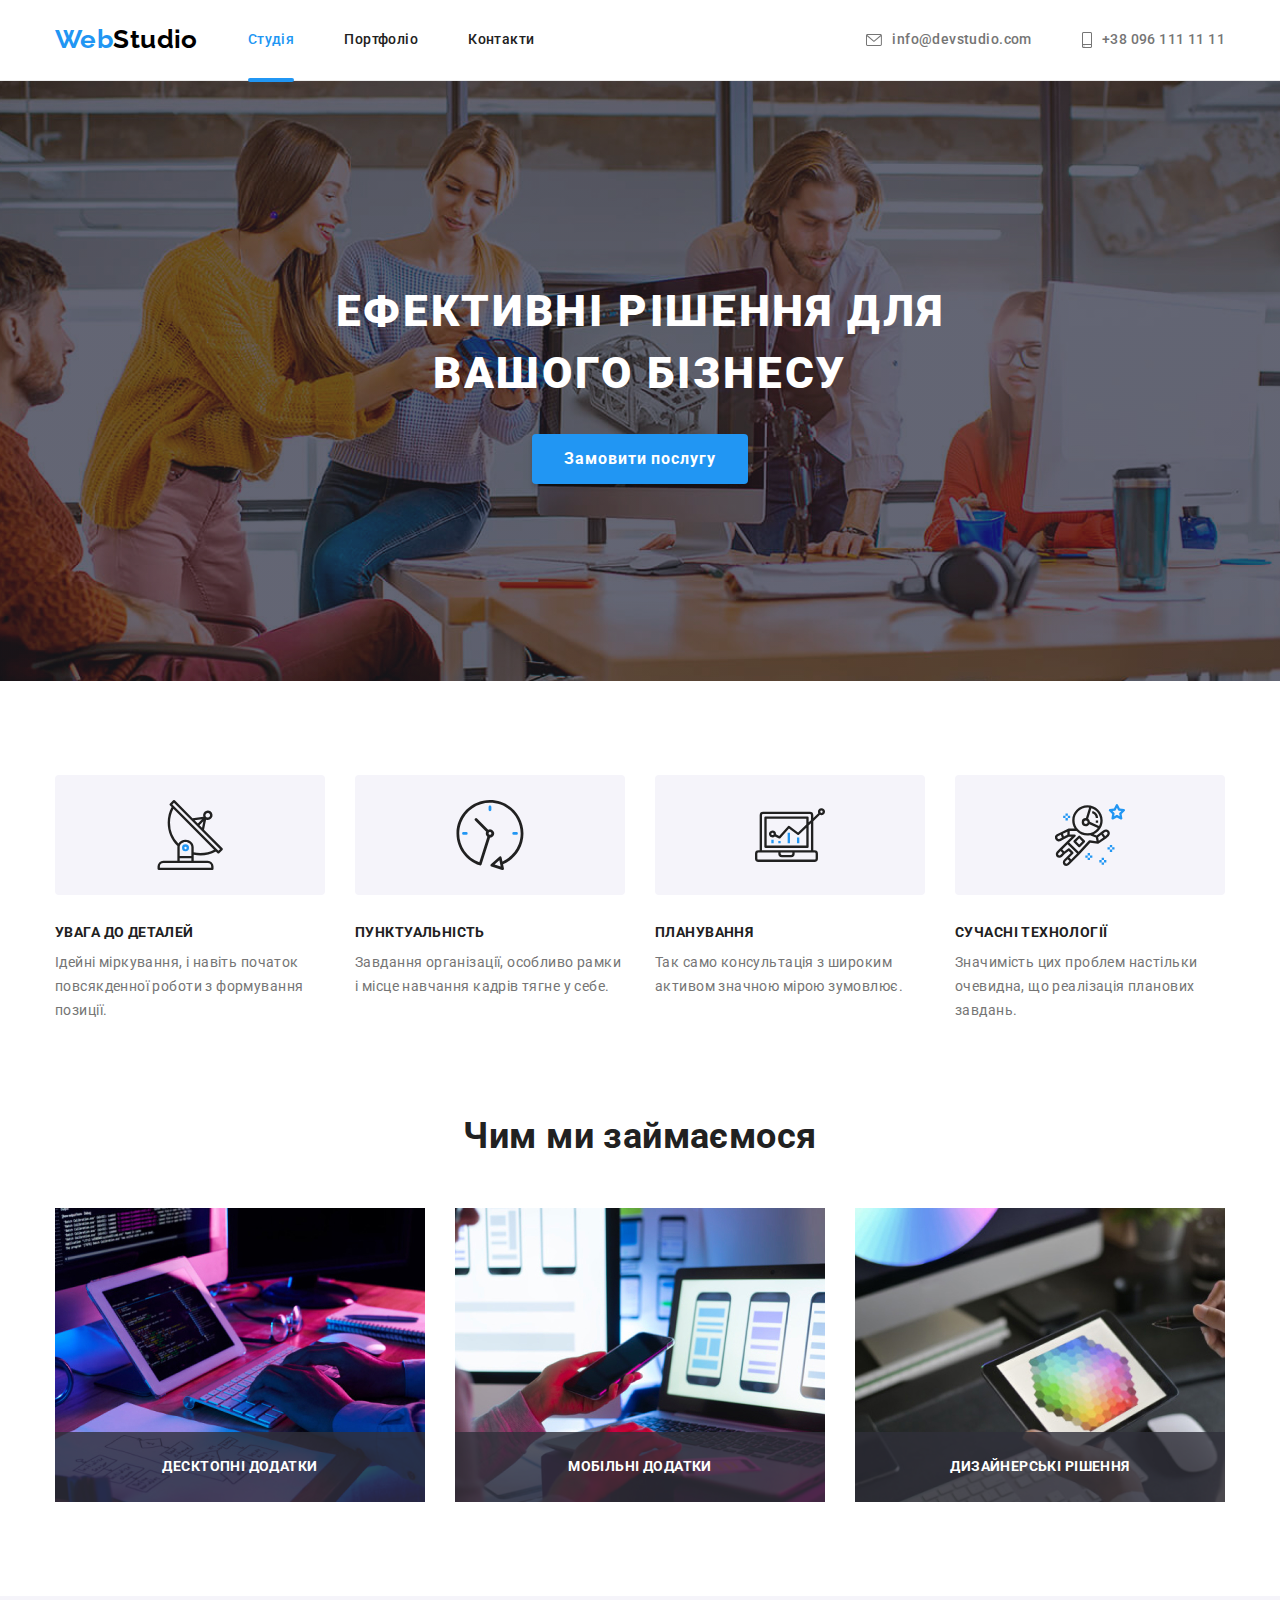
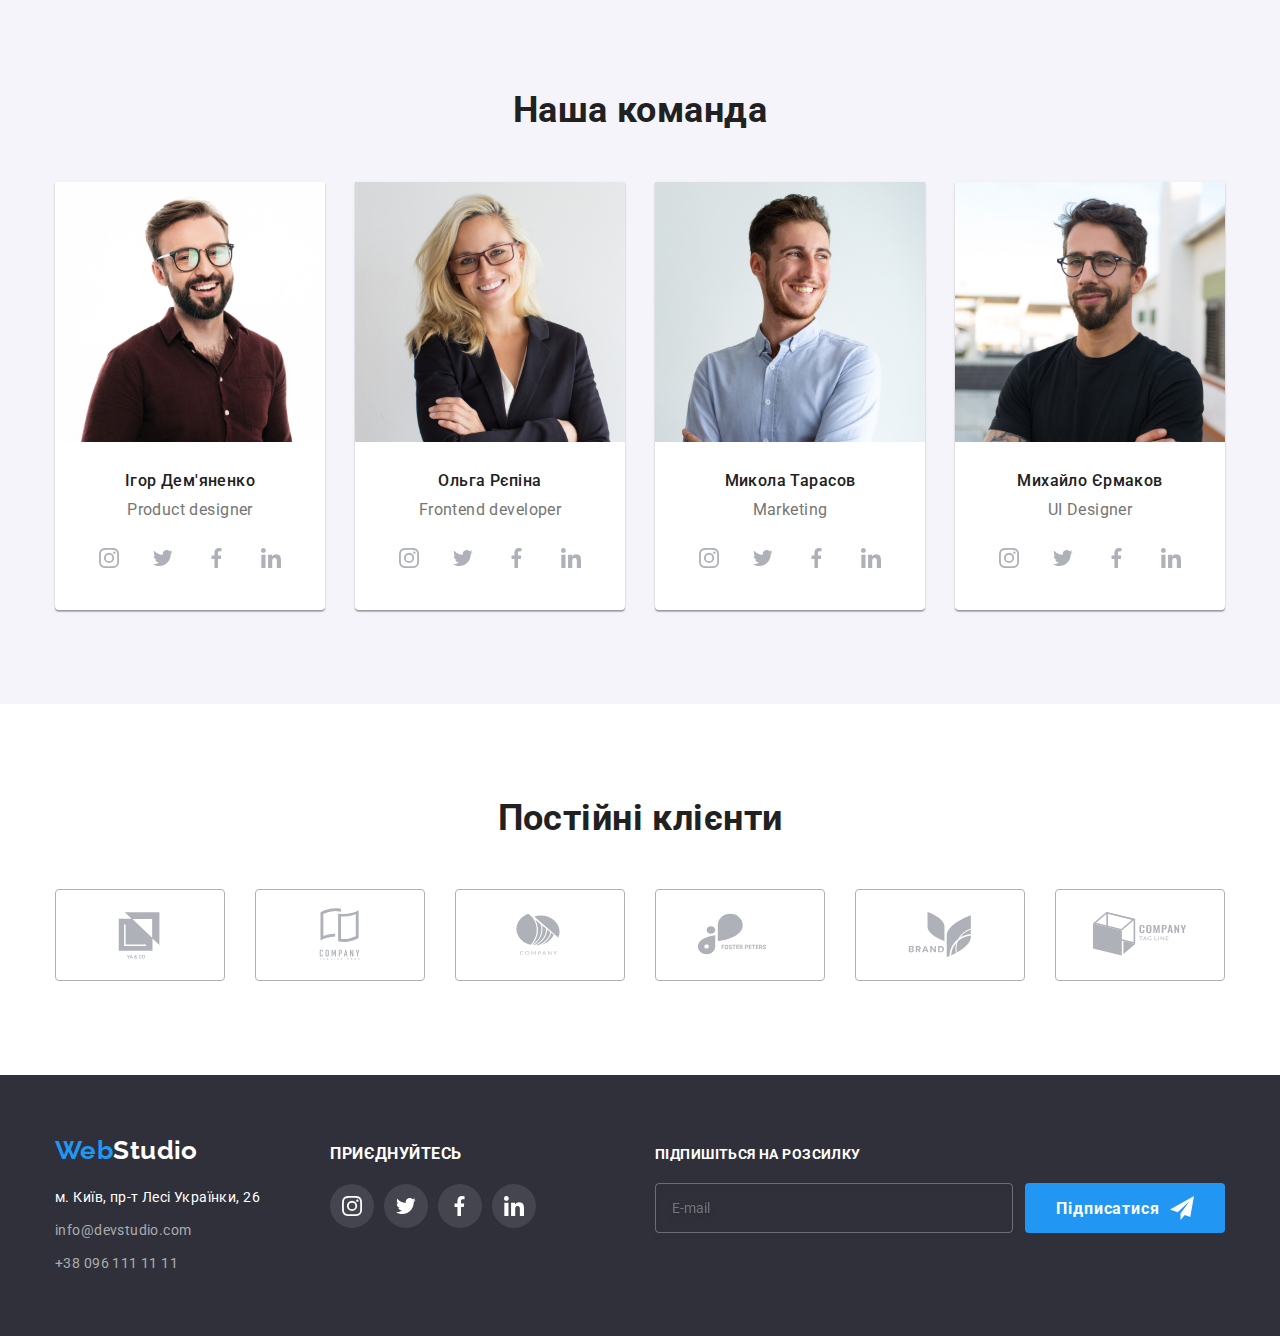
<file: index.html>
<!DOCTYPE html>
<html lang="uk">
  <head>
    <meta charset="UTF-8" />
    <meta http-equiv="X-UA-Compatible" content="IE=edge" />
    <meta name="viewport" content="width=device-width, initial-scale=1.0" />
    <title>Studio</title>
    <link rel="preconnect" href="https://fonts.googleapis.com" />
    <link rel="preconnect" href="https://fonts.gstatic.com" crossorigin />
    <link
      href="https://fonts.googleapis.com/css2?family=Raleway:wght@700&family=Roboto:wght@400;500;700;900&display=swap"
      rel="stylesheet"
    />
    <link rel="stylesheet" href="https://cdnjs.cloudflare.com/ajax/libs/modern-normalize/1.1.0/modern-normalize.min.css">
    <link rel="stylesheet" href="./css/styles.css" />
  </head>
  <body class="page">
    <!--Buttons above-->

    <header class="header">
      <div class="container header-nav">
      <nav class="nav">
        <a class="link-logo" href="./index.html" lang="en">
          Web<span class="link-logo-part">Studio</span></a
        >
        <ul class="list-nav">
          <li class="item">
            <a class="link current" href="./index.html" target="_self">Студія</a>
          </li>
          <li class="item">
            <a class="link" href="./portfolio.html" target="_self">Портфоліо</a>
          </li>
          <li class="item">
            <a class="link" href="">Контакти</a>
          </li>
        </ul>
      </nav>
      <ul class="list-header">
        <li class="list">
          <a class="link" href="mailto:info@devstudio.com">
            <svg class="header-icon" width="16" height="12">
              <use href="./images/icons.svg/symbol-defs-comp.svg#icon-envelope"></use></svg>info@devstudio.com</a>
        </li>
        <li class="list">
          <a class="link" href="tel:+380961111111">
            <svg class="header-icon" width="10" height="16">
              <use href="./images/icons.svg/symbol-defs-comp.svg#icon-smartphone"></use></svg>+38 096 111 11 11</a>
        </li>
      </ul>
    </div>
    </header>

    <!--Some notes in main section-->

    <main>
      <!-- Hero -->

      <section class="section hero">
        <h1 class="hero-title">Ефективні рішення для вашого бізнесу</h1>
        <button class="btn-hero" type="button" data-modal-open>Замовити послугу</button>
          <!-- MODAL WINDOW -->
          <div class="backdrop is-hidden" data-modal> 
            <div class="modal">
            <button class="modal-button" type="button"  data-modal-close>
              <svg class="modal-svg" width="11" height="11"><use href="./images/icons.svg/symbol-defs.svg#icon-closed"></use></svg>  
            </button>
            <!-- Register form -->
            <form class="register-form" name="register-form" autocomplete="off" novalidate>
              <strong class="form-title">Залиште свої данні, ми вам передзвонимо</strong>
              <div class="form-group" role="group">
              <label class="label" for="name"><span class="form-text">Ім'я</span>
               
              <input class="input" type="text" name="name" />
              <svg class="form-svg" width="18" height="18">
                <use href="./images/icons.svg/symbol-modal.svg#icon-person"></use>
              </svg>
              
            </label>
        
              <label class="label" for="tel"><span class="form-text">Телефон</span>
              
              <input class="input" type="tel" name="tel" />
              <svg class="form-svg" width="18" height="18">
                <use href="./images/icons.svg/symbol-modal.svg#icon-phon"></use>
              </svg>
             
            </label>
                 
              <label class="label" for="mail"><span class="form-text">Пошта</span>
               
              <input class="input" type="email" name="mail" />
              <svg class="form-svg" width="18" height="18">
                <use href="./images/icons.svg/symbol-modal.svg#icon-email"></use>
              </svg>
               
            </label>
                 
              <label class="label"><span class="form-text">Коментар</span>
             <textarea class="comment" name="comment" rows="5" placeholder="Введіть текст"></textarea>
            </label>
              </div>

              <label class="agreement hidden">
                <input class="policy visually-hidden" type="checkbox" name="agree" />
               
                <span class="icon-checked"></span>
                <span class="agreement-span">Погоджуюсь з розсилкою та приймаю <a class="agreement-link" href="">Умови договору</a>
                </span>
              </label>
              <button class="form-button" type="submit">Відправити</button>
            </form>
            </div>
          </div>
      </section>

      <!-- About -->
      <section class="section about">
        <div class="container">
        <h2 class="visually-hidden">про</h2>
        <ul class="features">
          <li class="features-item">
            <div class="feature-icon-position">
            <svg class="feature-icon" width="70" height="70">
              <use href="./images/icons.svg/symbol-defs.svg#icon-antenna">
              </use>
            </svg>
            </div>
            <h3 class="title">Увага до деталей</h3>
            <p class="text">
              Ідейні міркування, і навіть початок повсякденної роботи з формування позиції.
            </p>
          </li>
          <li class="features-item">
            <div class="feature-icon-position">
            <svg class="feature-icon" width="70" height="70">
              <use href="./images/icons.svg/symbol-defs.svg#icon-clock">
              </use>
            </svg>
            </div>
            <h3 class="title">Пунктуальність</h3>
            <p class="text">
              Завдання організації, особливо рамки і місце навчання кадрів тягне у себе.
            </p>
          </li>
          <li class="features-item">
            <div class="feature-icon-position">
            <svg class="feature-icon" width="70" height="70">
              <use href="./images/icons.svg/symbol-defs.svg#icon-diagram">
              </use>
            </svg>
            </div>
            <h3 class="title">Планування</h3>
            <p class="text">Так само консультація з широким активом значною мірою зумовлює.</p>
          </li>
          <li class="features-item">
            <div class="feature-icon-position">
            <svg class="feature-icon" width="70" height="70">
              <use href="./images/icons.svg/symbol-defs.svg#icon-astronaut">
              </use>
            </svg>
            </div>
            <h3 class="title">Сучасні технології</h3>
            <p class="text">
              Значимість цих проблем настільки очевидна, що реалізація планових завдань.
            </p>
          </li>
        </ul>
        </div>
      </section>

      <!--Images-->

      <section class="section images">
        <div class="container">
        <h2 class="section-title">Чим ми займаємося</h2>
        <ul class="images-list">
          <li class="img-html">
            <div class="thumb">
            <img src="./images/main/img.jpg" alt="Печатає на планшеті" width="370" height="294" />
            <div class="thumb-text">Десктопні Додатки</div></div>
          </li>
          <li class="img-html">
            <div class="thumb">
            <img
              src="./images/main-2/img.jpg"
              alt="Печатає на комп'ютері"
              width="370"
              height="294"
            />
            <div class="thumb-text">Мобільні додатки</div></div>
          </li>
          <li class="img-html">
            <div class="thumb">
            <img src="./images/main-3/img.jpg" alt="Кольори на планшеті" width="370" height="294" />
            <div class="thumb-text">Дизайнерські рішення</div></div>
          </li>
        </ul>
        </div>
      </section>

      <!-- Our team -->

      <section class="section team">
        <div class="container">
        <h2 class="section-title">Наша команда</h2>
        <ul class="list-team">
          <li class="list">
            <img src="./images/our-team1/img.jpg" alt="team member" width="270" height="260" />
            <h3 class="title">Ігор Дем'яненко</h3>
            <p class="text" lang="en">Product designer</p>
            <ul class="socials-list">
              <li class="socials-item">
            <a class="list-icon" href="https://instagram.com" target="_blank" rel="noopener noreferrer" aria-label="Instagram">  
              <svg class="link-icon" width="20" height="20">
                  <use href="./images/icons.svg/symbol-defs-first.svg#icon-instagram"> </use>
                </svg>
              </a>
              </li>
              <li class="socials-item">
              <a class="list-icon" href="https://twitter.com" target="_blank" rel="noopener noreferrer" aria-label="Twitter">
                <svg class="link-icon" width="20" height="20">
                  <use href="./images/icons.svg/symbol-defs-first.svg#icon-twitter"></use>
                </svg>
              </a>
              </li>
              <li class="socials-item">
              <a class="list-icon" href="https://facebook.com" target="_blank" rel="noopener noreferrer" aria-label="Facebook">
                <svg class="link-icon" width="20" height="20">
                  <use href="./images/icons.svg/symbol-defs-first.svg#icon-facebook"></use>
                </svg>
              </a>
              </li>
              <li class="socials-item">
              <a class="list-icon" href="https://linkedin.com" target="_blank" rel="noopener noreferrer" aria-label="Linkedin">
                <svg class="link-icon" width="20" height="20">
                  <use href="./images/icons.svg/symbol-defs-first.svg#icon-linkedin"></use>
                </svg>
              </a>
              </li>
            </ul>
          </li>
          <li class="list">
            <img src="./images/our-team2/img.jpg" alt="team member" width="270" height="260" />
            <h3 class="title">Ольга Рєпіна</h3>
            <p class="text" lang="en">Frontend developer</p>
            <ul class="socials-list">
              <li class="socials-item">
                <a class="list-icon" href="https://instagram.com" target="_blank" rel="noopener noreferrer" aria-label="Instagram">  
                  <svg class="link-icon" width="20" height="20">
                      <use href="./images/icons.svg/symbol-defs-first.svg#icon-instagram"> </use>
                    </svg>
                  </a>
                  </li>
                  <li class="socials-item">
                  <a class="list-icon" href="https://twitter.com" target="_blank" rel="noopener noreferrer" aria-label="Twitter">
                    <svg class="link-icon" width="20" height="20">
                      <use href="./images/icons.svg/symbol-defs-first.svg#icon-twitter"></use>
                    </svg>
                  </a>
                  </li>
                  <li class="socials-item">
                  <a class="list-icon" href="https://facebook.com" target="_blank" rel="noopener noreferrer" aria-label="Facebook">
                    <svg class="link-icon" width="20" height="20">
                      <use href="./images/icons.svg/symbol-defs-first.svg#icon-facebook"></use>
                    </svg>
                  </a>
                  </li>
                  <li class="socials-item">
                  <a class="list-icon" href="https://linkedin.com" target="_blank" rel="noopener noreferrer" aria-label="Linkedin">
                    <svg class="link-icon" width="20" height="20">
                      <use href="./images/icons.svg/symbol-defs-first.svg#icon-linkedin"></use>
                    </svg>
                  </a>
                  </li>
                </ul>
              </li>
          </li>
          <li class="list">
            <img src="./images/our-team-3/img.jpg" alt="team member" width="270" height="260" />
            <h3 class="title">Микола Тарасов</h3>
            <p class="text" lang="en">Marketing</p>
            <ul class="socials-list">
              <li class="socials-item">
                <a class="list-icon" href="https://instagram.com" target="_blank" rel="noopener noreferrer" aria-label="Instagram">  
                  <svg class="link-icon" width="20" height="20">
                      <use href="./images/icons.svg/symbol-defs-first.svg#icon-instagram"> </use>
                    </svg>
                  </a>
                  </li>
                  <li class="socials-item">
                  <a class="list-icon" href="https://twitter.com" target="_blank" rel="noopener noreferrer" aria-label="Twitter">
                    <svg class="link-icon" width="20" height="20">
                      <use href="./images/icons.svg/symbol-defs-first.svg#icon-twitter"></use>
                    </svg>
                  </a>
                  </li>
                  <li class="socials-item">
                  <a class="list-icon" href="https://facebook.com" target="_blank" rel="noopener noreferrer" aria-label="Facebook">
                    <svg class="link-icon" width="20" height="20">
                      <use href="./images/icons.svg/symbol-defs-first.svg#icon-facebook"></use>
                    </svg>
                  </a>
                  </li>
                  <li class="socials-item">
                  <a class="list-icon" href="https://linkedin.com" target="_blank" rel="noopener noreferrer" aria-label="Linkedin">
                    <svg class="link-icon" width="20" height="20">
                      <use href="./images/icons.svg/symbol-defs-first.svg#icon-linkedin"></use>
                    </svg>
                  </a>
                  </li>
                </ul>
              </li>
          </li>
          <li class="list">
            <img src="./images/our-team4/img.jpg" alt="Team member" width="270" height="260" />
            <h3 class="title">Михайло Єрмаков</h3>
            <p class="text" lang="en">UI Designer</p>
            <ul class="socials-list">
              <li class="socials-item">
                <a class="list-icon" href="https://instagram.com" target="_blank" rel="noopener noreferrer" aria-label="Instagram">  
                  <svg class="link-icon" width="20" height="20">
                      <use href="./images/icons.svg/symbol-defs-first.svg#icon-instagram"> </use>
                    </svg>
                  </a>
                  </li>
                  <li class="socials-item">
                  <a class="list-icon" href="https://twitter.com" target="_blank" rel="noopener noreferrer" aria-label="Twitter">
                    <svg class="link-icon" width="20" height="20">
                      <use href="./images/icons.svg/symbol-defs-first.svg#icon-twitter"></use>
                    </svg>
                  </a>
                  </li>
                  <li class="socials-item">
                  <a class="list-icon" href="https://facebook.com" target="_blank" rel="noopener noreferrer" aria-label="Facebook">
                    <svg class="link-icon" width="20" height="20">
                      <use href="./images/icons.svg/symbol-defs-first.svg#icon-facebook"></use>
                    </svg>
                  </a>
                  </li>
                  <li class="socials-item">
                  <a class="list-icon" href="https://linkedin.com" target="_blank" rel="noopener noreferrer" aria-label="Linkedin">
                    <svg class="link-icon" width="20" height="20">
                      <use href="./images/icons.svg/symbol-defs-first.svg#icon-linkedin"></use>
                    </svg>
                  </a>
                  </li>
                </ul>
              </li>
        </ul>
        </div>
      </section>

      <!-- our clients -->

      <section class="section">
        <div class="container">
          <h2 class="section-title clients"> Постійні клієнти </h2>
          <ul class="list clients-list">
            <li class="client-item">
              <a class="client-link" href="">
                <svg class="client-icon" width="106" height="60">
                  <use href="./images/icons.svg/symbol-defs-comp.svg#icon-client-1"></use>
                </svg>
              </a>
            </li>
            <li class="client-item">
              <a class="client-link" href="">
                <svg class="client-icon" width="106" height="60">
                  <use href="./images/icons.svg/symbol-defs-comp.svg#icon-client-2"></use>
                </svg>
              </a>
            </li>
            <li class="client-item">
              <a class="client-link" href="">
                <svg class="client-icon" width="106" height="60">
                  <use href="./images/icons.svg/symbol-defs-comp.svg#icon-client-3"></use>
                </svg>
              </a>
            </li>
            <li class="client-item">
              <a class="client-link" href="">
                <svg class="client-icon" width="106" height="60">
                  <use href="./images/icons.svg/symbol-defs-comp.svg#icon-client-4"></use>
                </svg>
              </a>
            </li>
            <li class="client-item">
              <a class="client-link" href="">
                <svg class="client-icon" width="106" height="60">
                  <use href="./images/icons.svg/symbol-defs-comp.svg#icon-client-5"></use>
                </svg>
              </a>
            </li>
            <li class="client-item">
              <a class="client-link" href="">
                <svg class="client-icon" width="106" height="60">
                  <use href="./images/icons.svg/symbol-defs-comp.svg#icon-client-6"></use>
                </svg>
              </a>
            </li>

          </ul>
    </main>
    <footer class="footer">
      <div class="container footer-container">
        <div class="footer-info">
      <a class="logo-footer" href="./index.html" lang="en">
        Web<span class="logo-footer-part">Studio</span>
      </a>
      <address class="address">м. Київ, пр-т Лесі Українки, 26</address>
      <ul class="list-footer">
        <li class="item">
          <a class="link" href="mailto:info@devstudio.com">info@devstudio.com</a>
        </li>
        <li class="item">
          <a class="link" href="tel:+380961111111">+38 096 111 11 11</a>
        </li>
      </ul>
      </div>
      <div class="socials-sect">
        <h3 class="footer-title">Приєднуйтесь</h3>
        <ul class="socials-footer">
          <li class="socials-item-footer">
            <a class="socials-link-footer" href="https://instagram.com">
            <svg class="socials-item-icon">
              <use href="./images/icons.svg/symbol-defs-first.svg#icon-instagram"></use>
            </svg>
            </a>
          </li>
          <li class="socials-item-footer">
            <a class="socials-link-footer" href="https://twitter.com">
            <svg class="socials-item-icon">
              <use href="./images/icons.svg/symbol-defs-first.svg#icon-twitter"></use>
            </svg>
            </a>
          </li>
          <li class="socials-item-footer">
            <a class="socials-link-footer" href="https://facebook.com">
            <svg class="socials-item-icon">
              <use href="./images/icons.svg/symbol-defs-first.svg#icon-facebook"></use>
            </svg>
            </a>
          </li>
          <li class="socials-item-footer">
            <a class="socials-link-footer" href="https://linkedin.com">
            <svg class="socials-item-icon">
              <use href="./images/icons.svg/symbol-defs-first.svg#icon-linkedin"></use>
            </svg>
            </a>
          </li>
        </ul>
      </div>
      <div class="subscribe">
        <strong class="footer-title">Підпишіться на розсилку</strong>
        <form class="footer-form">
          <div class="footer-label">
          <label class="footer-subscribe">
            <input class="footer-input" type="email" name="email" placeholder="E-mail">
          </label>
        </div>
        <button class="footer-btn">Підписатися
          <svg class="footer-tg" width="24" height="24">
            <use href="./images/icons.svg/symbol-telegram.svg#icon-icon-send"></use>
          </svg>
        </button>
        </form>
      </div>
      <!-- </div> -->
    </footer>
    <script src="./js/modal.js"></script>
  </body>
</html>
</file>
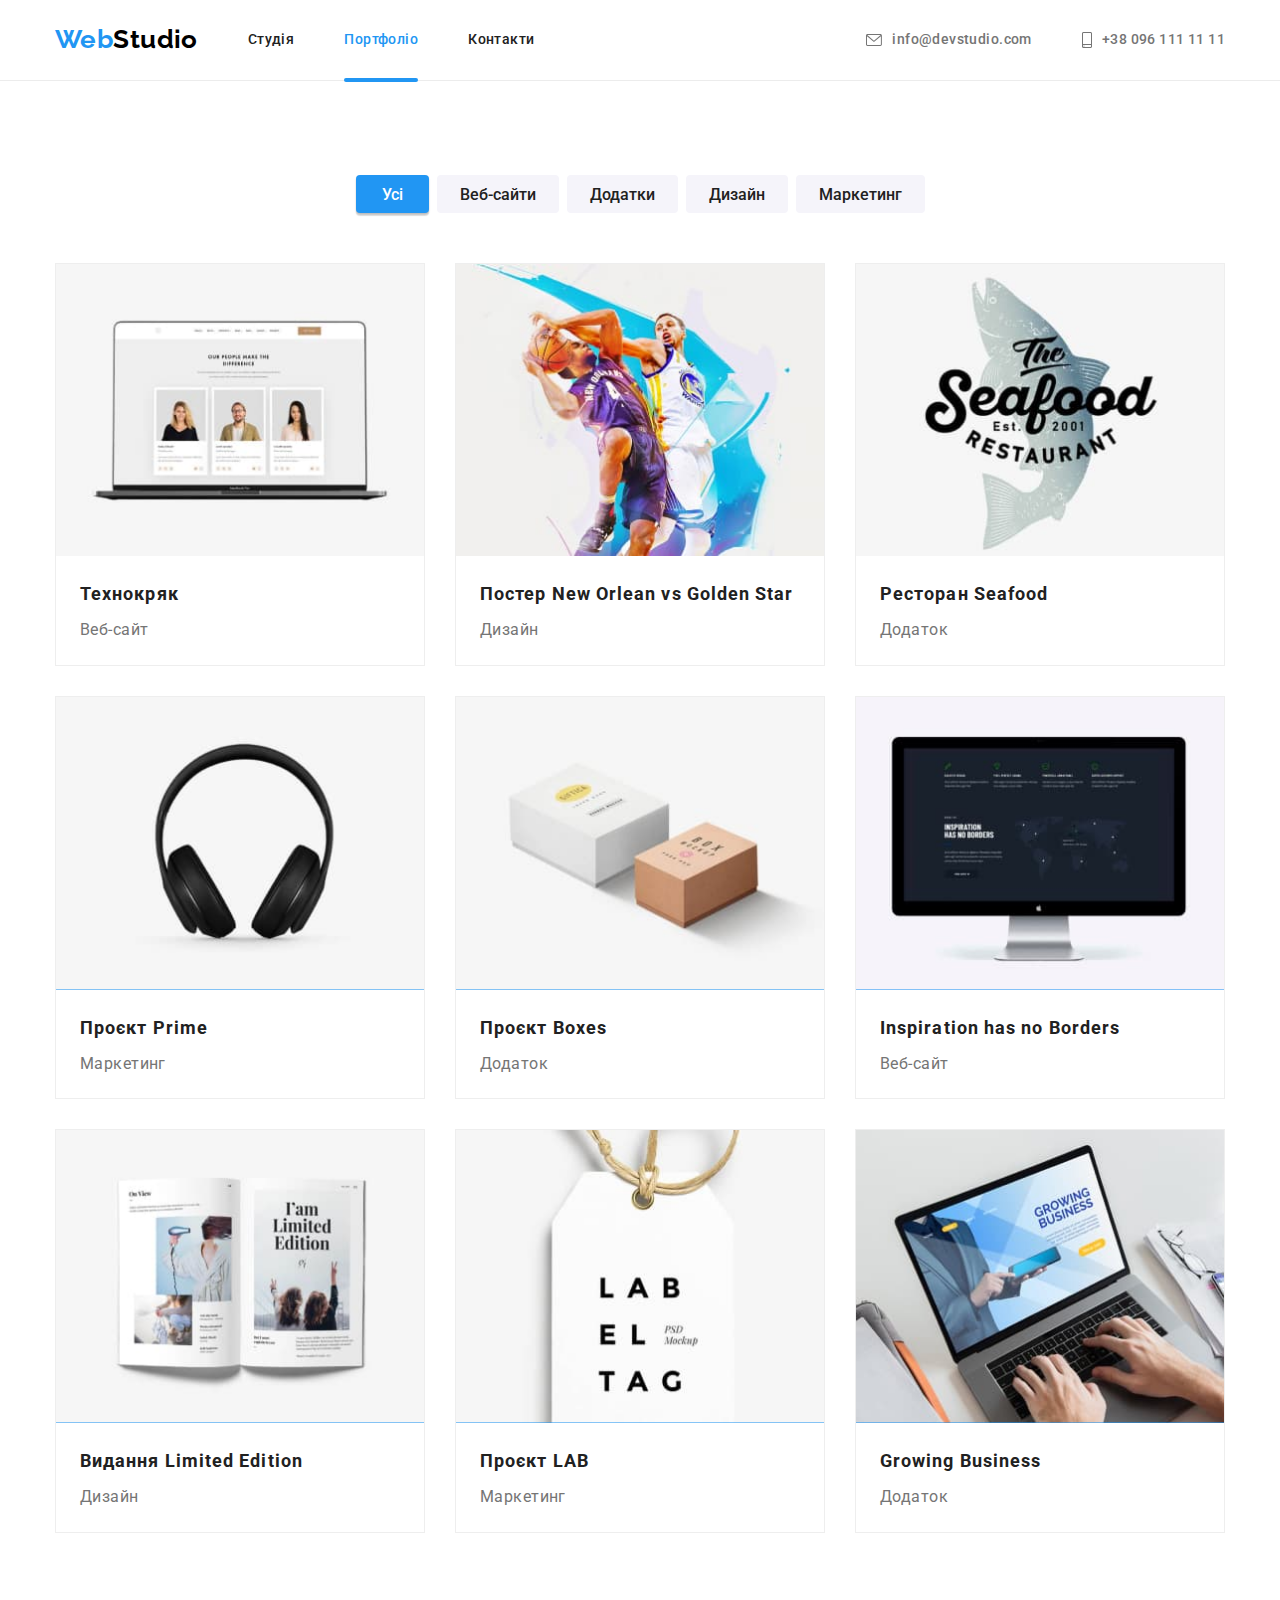
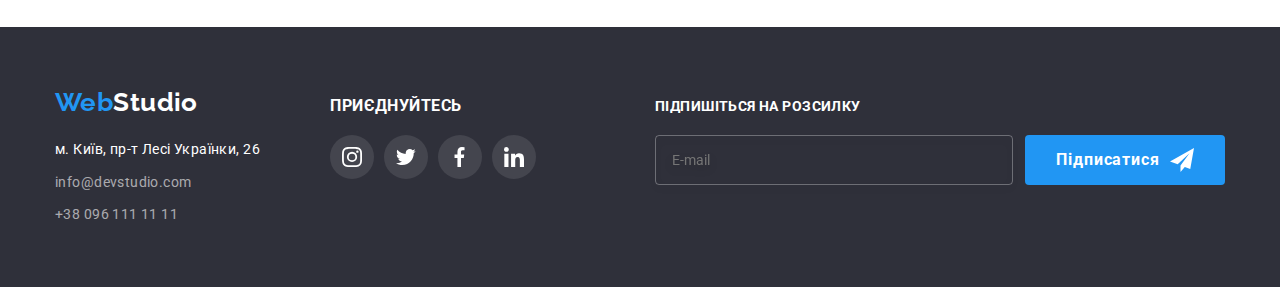
<file: portfolio.html>
<!DOCTYPE html>
<html lang="uk">
  <head>
    <meta charset="UTF-8" />
    <meta http-equiv="X-UA-Compatible" content="IE=edge" />
    <meta name="viewport" content="width=device-width, initial-scale=1.0" />
    <title>Studio</title>
    <link rel="preconnect" href="https://fonts.googleapis.com" />
    <link rel="preconnect" href="https://fonts.gstatic.com" crossorigin />
    <link
      href="https://fonts.googleapis.com/css2?family=Raleway:wght@700&family=Roboto:wght@400;500;700;900&display=swap"
      rel="stylesheet"
    />
    <link rel="stylesheet" href="https://cdnjs.cloudflare.com/ajax/libs/modern-normalize/1.1.0/modern-normalize.min.css">
    <link rel="stylesheet" href="./css/styles.css" />
  </head>
  <body class="body">
    <!--Buttons above-->

    <header class="header">
      <div class="container header-nav">
      <nav class="nav">
        <a class="link-logo" href="./index.html" lang="en">
          Web<span class="link-logo-part">Studio</span></a
        >
        <ul class="list-nav">
          <li class="item">
            <a class="link" href="./index.html" target="_self">Студія</a>
          </li>
          <li class="item">
            <a class="link current" href="./portfolio.html" target="_self">Портфоліо</a>
          </li>
          <li class="item">
            <a class="link" href="">Контакти</a>
          </li>
        </ul>
      </nav>
      <ul class="list-header">
        <li class="list">
          <a class="link" href="mailto:info@devstudio.com">
            <svg class="header-icon" width="16" height="12">
              <use href="./images/icons.svg/symbol-defs-comp.svg#icon-envelope"></use></svg>info@devstudio.com</a>
        </li>
        <li class="list">
          <a class="link" href="tel:+380961111111">
            <svg class="header-icon" width="10" height="16">
              <use href="./images/icons.svg/symbol-defs-comp.svg#icon-smartphone"></use></svg>+38 096 111 11 11</a>
        </li>
      </ul>
    </div>
    </header>
    <!-- Main section -->

    <main class="main">
      <!-- Navigation in main -->

      <section class="section">
        <div class="container">
          <h1 class="visually-hidden">Links</h1>
        <ul class="list-main">
          <li class="item">
            <button class="btn active" type="button">Усі</button>
          </li>
          <li class="item">
            <button class="btn" type="button">Веб-сайти</button>
          </li>
          <li class="item">
            <button class="btn" type="button">Додатки</button>
          </li>
          <li class="item">
            <button class="btn" type="button">Дизайн</button>
          </li>
          <li class="item">
            <button class="btn" type="button">Маркетинг</button>
          </li>
        </ul>
        
      <!-- Images -->
        <ul class="list-portfolio">
          <li class="list-img">
            <a href="" class="portfolio-link">
            <div class="portfolio-th">
            <img
              class="img"
              src="./images/portfolio-img/img.jpg"
              alt="Зображення сайту"
              width="370"
              height="294"
            />
            <div class="portfolio-text"><p>Ресурс пропонує комплексні пропозиції з різним рівнем функціоналу та сервісів. Все це дозволить відвідувачу отримати вичерпні відомості про компанію чи приватну особу.</p></div>
                  </div>
            <div class="text-img">
            <h2 class="title">Технокряк</h2>
            <p class="text">Веб-сайт</p>
            </div>
            </a>
          </li>
          <li class="list-img">
            <a href="" class="portfolio-link">
            <div class="portfolio-th">
            <img
              class="img"
              src="./images/portfolio-img/img-1.jpg"
              alt="Баскетболісти"
              width="370"
              height="294"
            />
            <div class="portfolio-text"><p>Ресурс пропонує комплексні пропозиції з різним рівнем функціоналу та сервісів. Все це дозволить відвідувачу отримати вичерпні відомості про компанію чи приватну особу.</p></div>
                  </div>
            <div class="text-img">
            <h2 class="title">Постер <span lang="en">New Orlean vs Golden Star</span></h2>
            <p class="text">Дизайн</p>
            </div>
            </a>
          </li>
          <li class="list-img">
            <a href="" class="portfolio-link">
            <div class="portfolio-th">
            <img
              class="img"
              src="./images/portfolio-img/img-2.jpg"
              alt="Логотип ресторану"
              width="370"
              height="294"
            />
            <div class="portfolio-text"><p>Ресурс пропонує комплексні пропозиції з різним рівнем функціоналу та сервісів. Все це дозволить відвідувачу отримати вичерпні відомості про компанію чи приватну особу.</p></div>
                  </div>
            <div class="text-img">
            <h2 class="title">Ресторан <span lang="en">Seafood</span></h2>
            <p class="text">Додаток</p>
            </div>
            </a>
          </li>
          <li class="list-img">
            <a href="" class="portfolio-link">
            <div class="portfolio-th">
            <img
              class="img"
              src="./images/portfolio-img/img-3.jpg"
              alt="Навушники"
              width="370"
              height="294"
            />
            <div class="portfolio-text"><p>Ресурс пропонує комплексні пропозиції з різним рівнем функціоналу та сервісів. Все це дозволить відвідувачу отримати вичерпні відомості про компанію чи приватну особу.</p></div>
                  </div>
            <div class="text-img">
            <h2 class="title">Проєкт <span lang="en">Prime</span></h2>
            <p class="text">Маркетинг</p>
            </div>
            </a>
          </li>
          <li class="list-img">
            <a href="" class="portfolio-link">
            <div class="portfolio-th">
            <img
              class="img"
              src="./images/portfolio-img/img-4.jpg"
              alt="Коробки"
              width="370"
              height="294"
            />
            <div class="portfolio-text"><p>Ресурс пропонує комплексні пропозиції з різним рівнем функціоналу та сервісів. Все це дозволить відвідувачу отримати вичерпні відомості про компанію чи приватну особу.</p></div>
                  </div>
            <div class="text-img">
            <h2 class="title">Проєкт <span lang="en">Boxes</span></h2>
            <p class="text">Додаток</p>
            </div>
            </a>
          </li>
          <li class="list-img">
            <a href="" class="portfolio-link">
            <div class="portfolio-th">
            <img
              class="img"
              src="./images/portfolio-img/img-5.jpg"
              alt="Комп'ютер"
              width="370"
              height="294"
            />
            <div class="portfolio-text"><p>Ресурс пропонує комплексні пропозиції з різним рівнем функціоналу та сервісів. Все це дозволить відвідувачу отримати вичерпні відомості про компанію чи приватну особу.</p></div>
                  </div>
            <div class="text-img">
            <h2 class="title" lang="en">Inspiration has no Borders</h2>
            <p class="text">Веб-сайт</p>
            </div>
            </a>
          </li>
          <li class="list-img">
            <a href="" class="portfolio-link">
            <div class="portfolio-th">
            <img
              class="img"
              src="./images/portfolio-img/img-6.jpg"
              alt="Журнал"
              width="370"
              height="294"
            />
            <div class="portfolio-text"><p>Ресурс пропонує комплексні пропозиції з різним рівнем функціоналу та сервісів. Все це дозволить відвідувачу отримати вичерпні відомості про компанію чи приватну особу.</p></div>
                  </div>
            <div class="text-img">
            <h2 class="title">Видання <span lang="en">Limited Edition</span></h2>
            <p class="text">Дизайн</p>
            </div>
            </a>
          </li>
          <li class="list-img">
            <a href="" class="portfolio-link">
            <div class="portfolio-th">
            <img
              class="img"
              src="./images/portfolio-img/img-7.jpg"
              alt="Папірець з літерами"
              width="370"
              height="294"
            />
            <div class="portfolio-text"><p>Ресурс пропонує комплексні пропозиції з різним рівнем функціоналу та сервісів. Все це дозволить відвідувачу отримати вичерпні відомості про компанію чи приватну особу.</p></div>
                  </div>
            <div class="text-img">
            <h2 class="title">Проєкт <span lang="en">LAB</span></h2>
            <p class="text">Маркетинг</p>
            </div>
            </a>
          </li>
          <li class="list-img">
            <a href="" class="portfolio-link">
            <div class="portfolio-th">
            <img
              class="img"
              src="./images/portfolio-img/img-8.jpg"
              alt="Печатають на комп'ютері"
              width="370"
              height="294"
            />
            <div class="portfolio-text"><p>Ресурс пропонує комплексні пропозиції з різним рівнем функціоналу та сервісів. Все це дозволить відвідувачу отримати вичерпні відомості про компанію чи приватну особу.</p></div>
                  </div>
            <div class="text-img">
            <h2 class="title" lang="en">Growing Business</h2>
            <p class="text">Додаток</p>
            </div>
            </a>
          </li>
        </ul>
      </div>
      </section>
    </main>
    <footer class="footer">
      <div class="container footer-container">
        <div class="footer-info">
      <a class="logo-footer" href="./index.html" lang="en">
        Web<span class="logo-footer-part">Studio</span>
      </a>
      <address class="address">м. Київ, пр-т Лесі Українки, 26</address>
      <ul class="list-footer">
        <li class="item">
          <a class="link" href="mailto:info@devstudio.com">info@devstudio.com</a>
        </li>
        <li class="item">
          <a class="link" href="tel:+380961111111">+38 096 111 11 11</a>
        </li>
      </ul>
      </div>
      <div class="socials-sect">
        <h3 class="footer-title">Приєднуйтесь</h3>
        <ul class="socials-footer">
          <li class="socials-item-footer">
            <a class="socials-link-footer" href="https://instagram.com">
            <svg class="socials-item-icon" width="20" height="20">
              <use href="./images/icons.svg/symbol-defs-first.svg#icon-instagram"></use>
            </svg>
            </a>
          </li>
          <li class="socials-item-footer">
            <a class="socials-link-footer" href="https://twitter.com">
            <svg class="socials-item-icon" width="20" height="20">
              <use href="./images/icons.svg/symbol-defs-first.svg#icon-twitter"></use>
            </svg>
            </a>
          </li>
          <li class="socials-item-footer">
            <a class="socials-link-footer" href="https://facebook.com">
            <svg class="socials-item-icon" width="20" height="20">
              <use href="./images/icons.svg/symbol-defs-first.svg#icon-facebook"></use>
            </svg>
            </a>
          </li>
          <li class="socials-item-footer">
            <a class="socials-link-footer" href="https://linkedin.com">
            <svg class="socials-item-icon" width="20" height="20">
              <use href="./images/icons.svg/symbol-defs-first.svg#icon-linkedin"></use>
            </svg>
            </a>
          </li>
        </ul>
      </div>
      <div class="subscribe">
        <strong class="footer-title">Підпишіться на розсилку</strong>
        <form class="footer-form">
          <div class="footer-label">
          <label class="footer-subscribe">
            <input class="footer-input" type="email" name="email" placeholder="E-mail">
          </label>
        </div>
        <button class="footer-btn">Підписатися
          <svg class="footer-tg" width="24" height="24">
            <use href="./images/icons.svg/symbol-telegram.svg#icon-icon-send"></use>
          </svg>
        </button>
        </form>
      </div>
      </div>
    </footer>
    <script src="./js/modal.js"></script>
  </body>
</html>
</file>
<file: css/styles.css>
/* index.html */

:root {
  /* colors */
  --accent-color: #2196f3;
  --title-text-color: #212121;
  --primary-text-color: #757575;
  /* background colors */
  --background-color: #ffffff;
  /* others */
  --logo-color: #000000;
  --footer-clr: #2f303a;
  --btn-clr: #f5f4fa;
  /* transition */
  --transition-duration: 250ms cubic-bezier(0.4, 0, 0.2, 1);
}

html {
  box-sizing: border-box;
}

*,
*::after, 
*::before {
  box-sizing: inherit;
}

body {

  background: var(--background-color);
  color: var(--primary-text-color);

  font-family: 'Roboto', sans-serif;
  font-size: 14px;
  letter-spacing: 0.03em;
}
/* header background */
.header {
  border-bottom: 1px solid #ECECEC;;
  background-color: var(--background-color);
}

/* container */

.container 
{
  width: 1200px;
  margin-left: auto;
  margin-right: auto;
  padding-left: 15px;
  padding-right: 15px;
}

/* header */
.header-nav
{
  display: flex;
  align-items: center;

}

/* header logo+footerlogo */

.link-logo,
.logo-footer {
  color: var(--accent-color);
  font-family: 'Raleway', sans-serif;
  font-weight: 700;
  font-size: 26px;
  line-height: 1.20;
}

.link-logo-part {
  color: var(--logo-color);
  font-family: 'Raleway', sans-serif;
  font-weight: 700;
  font-size: 26px;
  line-height: 1.20;
  text-decoration: none;
}

.nav
{
  display: flex;
  align-items: center;
}

/* header links and items styles */

.list-nav .link {
  display: block;
  padding-top: 32px;
  padding-bottom: 32px;
  color: var(--title-text-color);
  font-weight: 500;
  line-height: 1.14;
  transition: var(--transition-duration);
  
}
.list-nav .item
{
  margin-left: 50px;
}

.list-nav {
  margin: 0;
  display: flex;
  transition: color var(--transition-duration);
}

.item .current{
  position: relative;
  color: var(--accent-color);
}
.current::after {
  content: '';
  position: absolute;
  width: 100%;
  height: 4px;
  left: 0;
  border-radius: 2px;
  border: transparent;
  background-color: var(--accent-color);
  bottom: -3%;
  display: block;
}

.list-nav .link:hover,
.list-nav .link:focus,
.list-header .link:hover,
.list-header .link:focus,
.list-footer .link:hover,
.list-footer .link:focus,
.link.current
{
  color: var(--accent-color);
}


/* contact info in header */

.list-header .link {
  display: flex;
  align-items: center;
  font-weight: 500;
  line-height: 1.14;
  color: var(--primary-text-color);
  transition: color var(--transition-duration);

}
.list-header{
  display: flex;
  align-items: center;
  justify-content: center;
  margin: 0;
  margin-left: auto;
  transition: color var(--transition-duration);
}
.list-header .list+.list
{
  margin-left: 50px;
}
.header-icon{
  fill: currentColor;
  margin-right: 10px;
}

.list-header .link:hover,
.list-header .link:focus 
{
  fill: var(--accent-color);
}
/* Hero */

.section.hero {
  margin-left: auto;
  margin-right: auto;
  padding: 200px 0;
  background-color: #2f303a;
  text-align: center;
  height: 600px;
  max-width: 1600px;
  background-image: linear-gradient(to right,rgba(47, 48, 58, 0.4),rgba(47, 48, 58, 0.4)), url(../images/header/Img.jpg); 
  background-size: cover;
  background-position: center;
}

.hero-title {
  margin-left: auto;
  margin-right: auto;
  margin-top: 0;
  margin-bottom: 30px;
  width: 696px;
  color: var(--background-color);
  font-weight: 900;
  font-size: 44px;
  line-height: 1.4;
  letter-spacing: 0.06em;
  text-transform: uppercase;
}

.btn-hero {
  display: inline-block;
  padding: 10px 32px;
  border-radius: 4px;
  min-width: 216px;
  height: 50px;
  background-color: var(--accent-color);
  color: var(--background-color);
  font-family: inherit;
  font-weight: 700;
  font-size: 16px;
  line-height: 1.8;
  letter-spacing: 0.06em;
  box-shadow: 0px 4px 4px rgba(0, 0, 0, 0.15);
  border: transparent;
  cursor: pointer;
  transition: background-color var(--transition-duration);
}
.btn-hero:hover,
.btn-hero:focus
{
  background-color: #188CE8;
}

/* Modal window */

.backdrop{
  position: fixed;
  top: 0;
  left: 0;
  z-index: 10;
  width: 100%;
  height: 100%;
  background-color: rgba(0, 0, 0, 0.2);
  transition: opacity 250ms cubic-bezier(0.4, 0, 0.2, 1),
  visibility 250ms cubic-bezier(0.4, 0, 0.2, 1);
}
.modal{
  position: absolute;
  top: 50%;
  left: 50%;
  transform: translate(-50%, -50%);
  padding: 40px;
  width: 528px;
  min-height: 581px;
  background-color: var(--background-color);
  border-radius: 4px;
  box-shadow: 1px 0px 2px rgba(0, 0, 0, 0.2),
  1px 0px 1px rgba(0, 0, 0, 0.14),
  3px 0px 1px rgba(0, 0, 0, 0.12); 
}
.is-hidden{
  opacity: 0;
  pointer-events: none;
  visibility: hidden;
}
.modal-button{
  position: absolute;
  top: 8px;
  right: 8px;
  width: 30px;
  height: 30px;
  display: flex;
  align-items: center;
  justify-content: center;
  border: 0;
  background-color: transparent;
  border: 1px solid rgba(0, 0, 0, 0.1);
  border-radius: 50px;
  cursor: pointer;
}
.modal-button:hover,
.modal-button:focus
{
  border-color: var(--accent-color);
}
.modal-button:focus .modal-svg,
.modal-button:hover .modal-svg
{
  color: var(--accent-color);
}
.modal-svg
{
  fill: currentColor;
}
.form-title
{
  display: block;
  margin-bottom: 12px;
  font-weight: 700;
  font-size: 20px;
  line-height: 1.15;
  letter-spacing: 0.03em;
  text-align: center;
  color: var(--logo-color);
}
.register-form
{
  display: flex;
  flex-direction: column;
}
.form-group
{
  display: flex;
  flex-direction: column;
  margin-bottom: 20px;
  gap: 10px;
}
.label 
{
  position: relative;
  display: flex;
  flex-direction: column;
}
.form-text
{
  margin-bottom: 4px;
  font-size: 12px;
  line-height: 1.16;
  letter-spacing: 0.01em;
  text-align: left;
}
.label:last-child
{
  margin-bottom: 0;
}
.input
{
  display: block;
  width: 100%;
  height: 40px;
  padding-left: 42px;
  padding-right: 42px;
  border: 1px solid rgba(33, 33, 33, 0.2);
  border-radius: 4px;
  cursor: pointer;
  transition: border-color var(--transition-duration);
}
.input:focus,
.input:hover
{
  border: 1px solid var(--accent-color);
  outline: 1px solid var(--accent-color);
}
.form-svg
{
  position: absolute;
  bottom: 11px;
  left: 12px;
  transition: fill var(--transition-duration);
}
.input:focus + .form-svg,
.input:hover + .form-svg
{
  fill: var(--accent-color);
}

.comment
{
  display: block;
  padding: 12px 16px;
  resize: none;
  width: 100%;
  height: 120px;
  font-size: 12px;
  line-height: 1.16;
  letter-spacing: 0.01em;
  color: rgba(117, 117, 117, 0.5);
  border: 1px solid rgba(33, 33, 33, 0.2);
  border-radius: 4px;
  transition: border-color var(--transition-duration);
}
.icon-checked
{
  display: block;
  width: 16px;
  height: 15px;
  background-image: url(../images/icons.svg/gap.svg);
  background-repeat: no-repeat;
  background-size: contain;

}
.policy:checked + .icon-checked
{
  background-image: url(../images/icons.svg/icon-check.svg);
  background-repeat: no-repeat;
  background-size: contain;
}

.comment:focus,
.comment:hover
{
  border: 1px solid var(--accent-color);
  outline: 1px solid var(--accent-color);
}
.agreement
{
  display: flex;
  align-items: center;
  justify-content: center;
  gap: 8px;
  margin-bottom: 30px;
}

.agreement-span
{
  font-weight: 400;
  line-height: 1.7;
  letter-spacing: 0.03em;
}
.agreement-link
{
  color: var(--accent-color);
  text-decoration: underline;
}

.form-button
{
  min-width: 200px;
  min-height: 50px;
  margin-right: auto;
  margin-left: auto;
  padding: 10px 52px;
  font-weight: 700;
  font-size: 16px;
  line-height: 1.63;
  letter-spacing: 0.06em;
  color: var(--background-color);
  background-color: var(--accent-color);
  border-style: none;
  box-shadow: 0px 4px 4px rgba(0, 0, 0, 0.15);
  border-radius: 4px;
  cursor: pointer;
  transition: color var(--transition-duration), background-color var(--transition-duration);
}
.form-button:focus,
.form-button:hover
{
  color: #FFFFFF;
  background-color: #188CE8;
}

/* About features */


.section.about {
  padding-bottom: 0;
  background-color: var(--background-color);
}

.visually-hidden
{
  position: absolute;
  width: 1px;
  height: 1px;
  margin: -1px;
  border: 0;
  padding: 0;
  white-space: nowrap;
  clip-path: inset(100%);
  clip: rect(0 0 0 0);
  overflow: hidden;
}

.features
{
  display: flex;
  margin-top: 0;
  padding: 0;
}
.features .title {
  font-size: 14px;
  text-transform: uppercase;
  margin: 0;
  line-height: 1.14;
  color: var(--title-text-color);
}
.features .features-item
{
  width: 270px;
}

.features .text {
  margin: 0;
  margin-top: 10px;
  line-height: 1.7;
}

.features-item+.features-item
{

  margin-left: 30px;
}
.feature-icon-position
{
  display: flex;
  align-items: center;
  justify-content: center;
  border-radius: 4px;
  margin-bottom: 30px;
  width: 270px;
  height: 120px;
  background-color: #F5F4FA;

}
.feature-icon
{
  fill: currentColor;
}
/* images */
.section.images
{
  padding-top: 94px;
  padding-bottom: 94px;
}

.section.images .images-list
{
  margin: 0;
  margin-top: 50px;
}
.images-list
{
  padding: 0;
  display: flex;
  flex-wrap: wrap;
}
.img-html+.img-html
{
  margin-left: 30px;
}

.thumb
{
  position: relative;
}

.thumb-text
{
  display: flex;
  height: 70px;
  justify-content: center;
  align-items: center;
  position: absolute;
  bottom: 0;
  left: 0;
  width: 370px;
  background-color: rgba(47, 48, 58, 0.8);
  font-weight: 700;
  font-size: 14px;
  line-height: 1.14;
  color: var(--background-color);
  text-transform: uppercase;
}


/* Our team */

.section.team {
  padding-top: 94px;
  padding-bottom: 94px;
  background-color: var(--btn-clr);
}

.section.team .list {
  border-radius: 0px 0px 4px 4px;
  box-shadow: 0px 1px 3px rgba(0, 0, 0, 0.12), 0px 1px 1px rgba(0, 0, 0, 0.14), 0px 2px 1px rgba(0, 0, 0, 0.2);
  background-color: var(--background-color);
}

.section.team .title {
  padding-top: 30px;
  text-align: center;
  color: var(--title-text-color);
  font-weight: 500;
  font-size: 16px;
  line-height: 1.18;
}

.team .text {
  margin-top: 10px;
  margin-bottom: 16px;
  text-align: center;
  font-size: 16px;
  line-height: 1.18;
}

.list-team
{
  display: flex;
  flex-wrap: wrap;
  padding: 0;
  margin: 0;
  margin-top: 50px;
}

.list-team .list+.list 
{
  width: 270;
  margin-left: 30px;
}
.socials-list{
  display: flex;
  padding-bottom: 30px;
  gap: 10px;
  justify-content: center;
}
.list-icon
{
  display: flex;
  align-items: center;
  justify-content: center;
  width: 44px;
  height: 44px;
  border-radius: 50%;
  transition: background-color var(--transition-duration);
}
.link-icon{
  fill: #AFB1B8;
  transition: fill var(--transition-duration);
}
.list-icon:hover,
.list-icon:focus{
  background-color: var(--accent-color);
}
.list-icon:hover .link-icon,
.list-icon:focus .link-icon{
  fill: var(--background-color);
}
/* Sections style */

.section-title {
  margin: 0;
  text-align: center;
  color: var(--title-text-color);
  font-size: 36px;
  line-height: 1.16;
}

.section
{
  padding-top: 94px;
  padding-bottom: 94px;
}

/* clients section */
.section-title.clients{
  margin-bottom: 50px;
}
.client-link{
  display: flex;
  align-items: center;
  justify-content: center;
  width: 170px;
  height: 92px;
  border: 1px solid #AFB1B8;
  border-radius: 4px;
  color: #AFB1B8;
  transition: color var(--transition-duration), border-color var(--transition-duration);
}
.clients-list{
  display: flex;
  align-items: center;
  justify-content: center;
  gap: 30px;
}

.client-icon
{
  fill: currentColor;
}

.client-link:hover,
.client-link:focus
{
  border-color: var(--accent-color);
  color: var(--accent-color);
}
.client-link:hover .client-icon,
.client-link:focus .client-icon{
  fill: var(--accent-color);
}
/* Footer */

.footer {
  padding-top: 60px;
  padding-bottom: 60px;
  background-color: var(--footer-clr);
}
.footer-container{
  display: flex;
  align-items: baseline;
}

.logo-footer-part {
  color: var(--background-color);
  font-family: 'Raleway', sans-serif;
  font-weight: 700;
  font-size: 26px;
  line-height: 1.2;
}
/* footer info */
.footer-info{
  margin-right: 70px;
}
.address {
  margin-bottom: 9px;
  margin-top: 20px;
  color: var(--background-color);
  font-style: normal;
  font-weight: 400;
  line-height: 1.7;
}

.list-footer .link{
  margin: 0;
  line-height: 1.7;
  color: var(--background-color);
  color: rgba(255, 255, 255, 0.6);
  transition: var(--transition-duration);
}
.list-footer .item+.item{
  margin-top: 9px;
}
.list-footer
{
  padding: 0;
  margin: 0;
  transition: color var(--transition-duration);
}
/* socials footer */
.footer-title{
  margin-bottom: 20px;
  font-weight: 700;
  line-height: 1.14;
  text-transform: uppercase;
  letter-spacing: 0.03em;
  color: var(--background-color);
}
.socials-footer{
  display: flex;
  gap: 10px;
}

.socials-link-footer
{
  display: flex;
  align-items: center;
  justify-content: center;
  width: 44px;
  height: 44px;
  border-radius: 50%;
  background-color: #ffffff1a;
  color: var(--background-color);
  transition: background-color var(--transition-duration);
}
.socials-link-footer:hover,
.socials-link-footer:focus{
  background-color: var(--accent-color);
}
.socials-item-icon{
  fill: currentColor;
  width: 20px;
  height: 20px;
}

/* subscription footer part */
.subscribe
{
  margin-left: auto;
}
.footer-form
{
  display: flex;
  align-items: center;
  gap: 12px;
}

.footer-label
{
  display: flex;
  flex-direction: column;
  margin-top: 20px;
}
.footer-input
{
  color: var(--background-color);
}
/* .footer-input:hover,
.footer-input:focus
{
  border-color: var(--accent-color);
  transition: border-color var(--transition-duration);
} */
.footer-form input 
{
  width: 358px;
  padding-top: 16px;
  padding-right: 295px;
  padding-bottom: 16px;
  padding-left: 16px;
  background-color: transparent;
  border: 1px solid rgba(255, 255, 255, 0.3);
  filter: drop-shadow(0px 4px 4px rgba(0, 0, 0, 0.15));
  border-radius: 4px;
}
.footer-btn
{
  display: flex;
  align-items: center;
  justify-content: center;
  padding-top: 10px;
  padding-right: 28px;
  padding-bottom: 10px;
  padding-left: 28px;
  border-radius: 4px;
  gap: 10px;
  width: 200px;
  height: 50px;
  border: 0;
  font-size: 16px;
  line-height: 1.6;
  letter-spacing: 0.06em;
  font-weight: 700;
  color: var(--background-color);
  background-color: var(--accent-color);
  margin-top: 20px;
  cursor: pointer;
  
}
.footer-btn:focus,
.footer-btn:hover
{
  background-color: #188CE8;
  transition: background-color var(--transition-duration);
}
.footer-tg
{
  fill: var(--background-color);
}
/* portfolio filter buttons */

.btn {
  display: inline-block;
  padding: 6px 22px;
  min-width: 73px;
  height: 38px;
  border: 1px solid transparent;
  border-radius: 4px;
  background-color: var(--btn-clr);
  color: var(--title-text-color);
  font-family: inherit;
  cursor: pointer;
  font-weight: 500;
  font-size: 16px;
  line-height: 1.6;
  transition: color var(--transition-duration), background-color var(--transition-duration), box-shadow var(--transition-duration);
}

.btn.active,
.btn:hover,
.btn:focus {
  background-color: var(--accent-color);
  color: var(--background-color);
  box-shadow: 0px 3px 1px rgba(0, 0, 0, 0.1), 0px 1px 2px rgba(0, 0, 0, 0.08), 0px 2px 2px rgba(0, 0, 0, 0.12);
  border-radius: 4px;
}
 

.list-main
{
  display: flex;
  justify-content: center;
  
}

.list-main .item+.item
{
  margin-left: 8px;
}
/* Filter images */
.section-main
{
  padding-bottom: 94px;
}

.list-img {
  box-sizing: border-box;
  border: 1px solid #EEEEEE;
  background-color: var(--background-color);
  transition: box-shadow var(--transition-duration);
}
.list-img:hover
{
  box-shadow: 0px 1px 1px rgba(0, 0, 0, 0.12), 0px 4px 4px rgba(0, 0, 0, 0.06), 1px 4px 6px rgba(0, 0, 0, 0.16);
}

.portfolio-th
{
  position: relative;
  overflow: hidden;
}

.portfolio-text
{
  position: absolute;
  width: 100%;
  height: 100%;
  top: 0;
  left: 0;
  padding: 63px 24px;
  color: var(--background-color);
  background-color: rgba(33, 150, 243, 0.9);
  font-size: 18px;
  line-height: 1.33;
  transform: translateY(100%);
  transition: transform var(--transition-duration);
}
.portfolio-link:hover .portfolio-text,
.portfolio-link:focus .portfolio-text
{
    opacity: 1;
    transform: translateY(0);

}

/* Filter`s text style */
.list-portfolio
{
  display: flex;
  flex-wrap: wrap;
  padding: 0;
  margin: 0;
  margin-top: 50px;
}
.text-img
{
  padding-top: 20px;
  padding-bottom: 20px;
  padding-left: 24px;
  padding-right: 24px;
}
.list-img{
  width: 370px;
  margin-right: 30px;
  margin-bottom: 30px;
}

.list-img:nth-child(3n)
{
  margin-right: 0;
}
.list-img:nth-last-child(-n + 3)
{
  margin-bottom: 0;
}
.list-portfolio .title {
  margin-bottom: 4px;
  color: var(--title-text-color);
  font-weight: 700;
  font-size: 18px;
  line-height: 2;
  letter-spacing: 0.06em;
}

.list-portfolio .text {
  font-size: 16px;
  line-height: 1.8;
}

/* hide extra things */

a {
  text-decoration: none;
  color: inherit;
}

ul {
  list-style: none;
  padding-left: 0;
  margin: 0;
}
h1,
h2,
h3,
h4,
h5,
h6,
p{
  margin: 0;
}
img{
  display: block;
  max-width: 100%;
  height: auto;
}
input {
  display: block;
}
textarea{
  resize: vertical;
}
</file>
